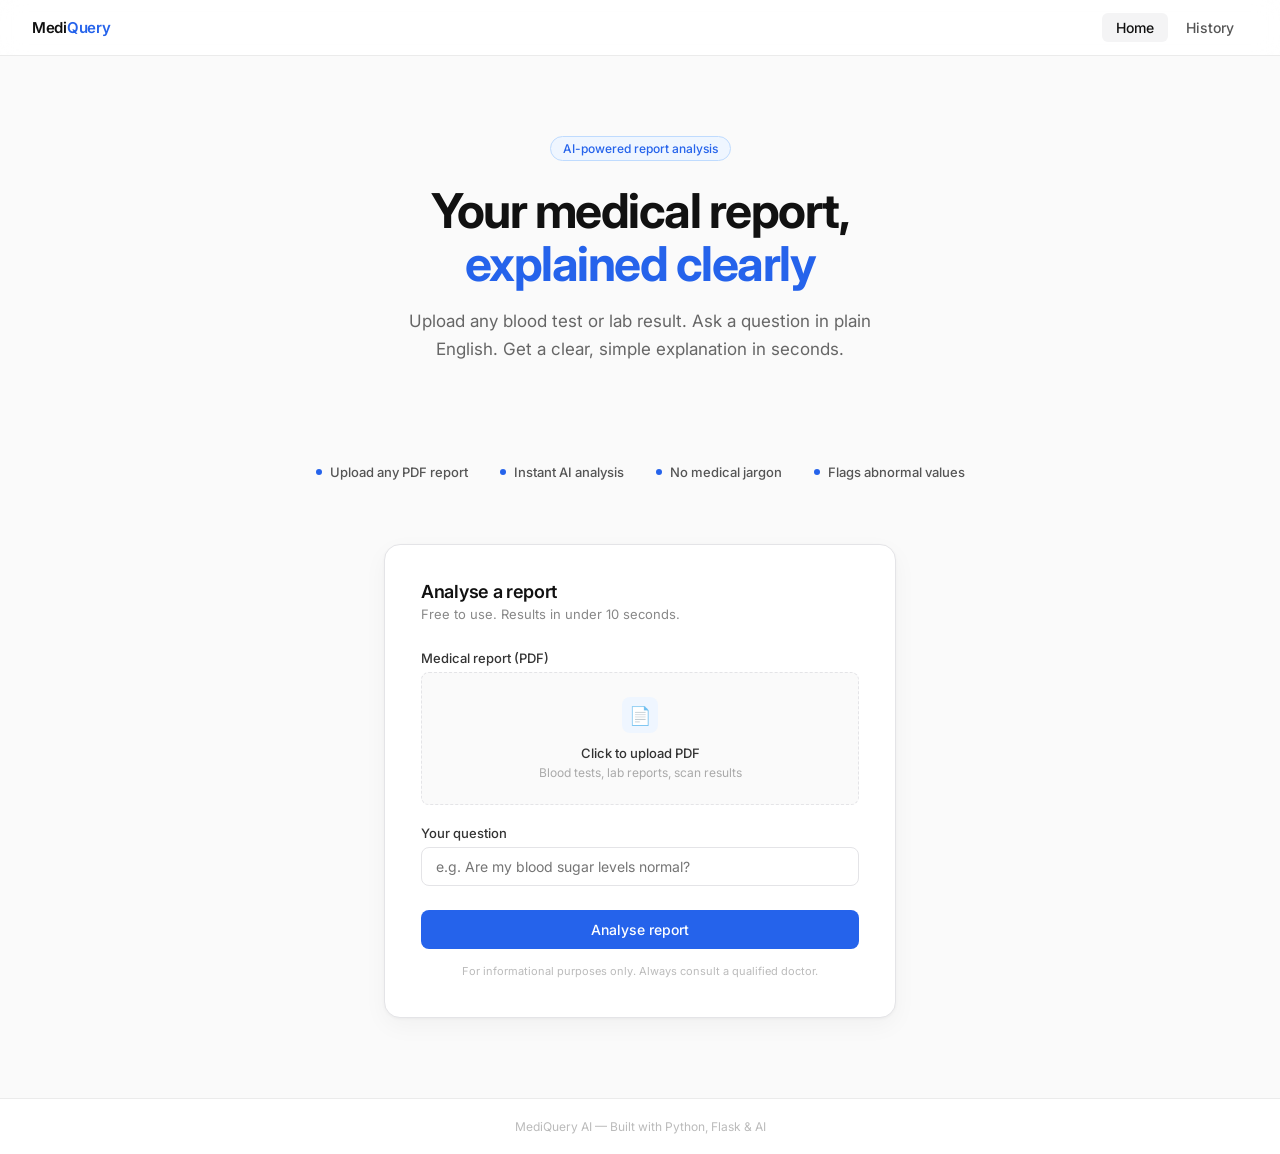
<file: templates/index.html>
<!DOCTYPE html>
<html lang="en">
<head>
    <meta charset="UTF-8">
    <meta name="viewport" content="width=device-width, initial-scale=1.0">
    <title>MediQuery AI</title>
    <link rel="stylesheet" href="/static/style.css">
</head>
<body>

    <nav class="nav">
        <a href="/" class="nav-brand">Medi<span>Query</span></a>
        <div class="nav-links">
            <a href="/" class="nav-link active">Home</a>
            <a href="/history" class="nav-link">History</a>
        </div>
    </nav>

    <section class="hero">
        <div class="hero-badge">AI-powered report analysis</div>
        <h1>Your medical report,<br><span>explained clearly</span></h1>
        <p class="hero-sub">Upload any blood test or lab result. Ask a question in plain English. Get a clear, simple explanation in seconds.</p>
    </section>

    <div class="features">
        <div class="feature"><span class="feature-dot"></span>Upload any PDF report</div>
        <div class="feature"><span class="feature-dot"></span>Instant AI analysis</div>
        <div class="feature"><span class="feature-dot"></span>No medical jargon</div>
        <div class="feature"><span class="feature-dot"></span>Flags abnormal values</div>
    </div>

    <div class="form-wrap">
        <div class="form-card">
            <h2>Analyse a report</h2>
            <p class="form-desc">Free to use. Results in under 10 seconds.</p>

            <form action="/result" method="POST" enctype="multipart/form-data" id="main-form">

                <div class="input-group">
                    <label>Medical report (PDF)</label>
                    <div class="file-upload">
                        <input type="file" name="report" accept=".pdf" id="file-input" required>
                        <div class="file-upload-inner">
                            <div class="upload-icon-wrap">📄</div>
                            <span class="upload-primary" id="upload-text">Click to upload PDF</span>
                            <span class="upload-secondary">Blood tests, lab reports, scan results</span>
                        </div>
                    </div>
                </div>

                <div class="input-group">
                    <label>Your question</label>
                    <input type="text" name="question" class="text-input"
                        placeholder="e.g. Are my blood sugar levels normal?"
                        required>
                </div>

                <button type="submit" class="submit-btn" id="submit-btn">
                    <span id="btn-text">Analyse report</span>
                    <span id="btn-loading" style="display:none">Analysing — please wait...</span>
                </button>

            </form>

            <p class="form-footer">For informational purposes only. Always consult a qualified doctor.</p>
        </div>
    </div>

    <footer class="footer">
        MediQuery AI — Built with Python, Flask & AI
    </footer>

    <script>
        document.getElementById('file-input').addEventListener('change', function() {
            const name = this.files[0] ? this.files[0].name : 'Click to upload PDF';
            document.getElementById('upload-text').textContent = this.files[0] ? '✓ ' + name : name;
        });

        document.getElementById('main-form').addEventListener('submit', function() {
            document.getElementById('btn-text').style.display = 'none';
            document.getElementById('btn-loading').style.display = 'inline';
            document.getElementById('submit-btn').disabled = true;
        });
    </script>

</body>
</html>
</file>
<file: static/style.css>
@import url('https://fonts.googleapis.com/css2?family=Inter:wght@300;400;500;600;700&display=swap');

* {
    margin: 0;
    padding: 0;
    box-sizing: border-box;
}

body {
    font-family: 'Inter', sans-serif;
    background: #fafafa;
    color: #111;
    min-height: 100vh;
    -webkit-font-smoothing: antialiased;
}

/* Navigation */
.nav {
    position: sticky;
    top: 0;
    z-index: 100;
    background: rgba(255,255,255,0.85);
    backdrop-filter: blur(12px);
    border-bottom: 1px solid #ebebeb;
    padding: 0 32px;
    height: 56px;
    display: flex;
    align-items: center;
    justify-content: space-between;
}

.nav-brand {
    font-size: 15px;
    font-weight: 600;
    color: #111;
    letter-spacing: -0.3px;
    text-decoration: none;
}

.nav-brand span {
    color: #2563eb;
}

.nav-links {
    display: flex;
    gap: 4px;
}

.nav-link {
    font-size: 14px;
    font-weight: 500;
    color: #555;
    text-decoration: none;
    padding: 6px 14px;
    border-radius: 6px;
    transition: all 0.15s;
}

.nav-link:hover {
    background: #f4f4f5;
    color: #111;
}

.nav-link.active {
    background: #f4f4f5;
    color: #111;
}

/* Hero */
.hero {
    max-width: 760px;
    margin: 0 auto;
    padding: 80px 24px 60px;
    text-align: center;
}

.hero-badge {
    display: inline-flex;
    align-items: center;
    gap: 6px;
    background: #eff6ff;
    color: #2563eb;
    font-size: 12px;
    font-weight: 500;
    padding: 4px 12px;
    border-radius: 20px;
    border: 1px solid #bfdbfe;
    margin-bottom: 24px;
}

.hero h1 {
    font-size: 48px;
    font-weight: 700;
    letter-spacing: -1.5px;
    line-height: 1.1;
    color: #111;
    margin-bottom: 16px;
}

.hero h1 span {
    color: #2563eb;
}

.hero-sub {
    font-size: 17px;
    color: #666;
    line-height: 1.7;
    max-width: 520px;
    margin: 0 auto 40px;
    font-weight: 400;
}

/* Features */
.features {
    display: flex;
    justify-content: center;
    gap: 32px;
    padding: 0 24px 64px;
    max-width: 760px;
    margin: 0 auto;
    flex-wrap: wrap;
}

.feature {
    display: flex;
    align-items: center;
    gap: 8px;
    font-size: 13px;
    color: #555;
    font-weight: 500;
}

.feature-dot {
    width: 6px;
    height: 6px;
    background: #2563eb;
    border-radius: 50%;
    flex-shrink: 0;
}

/* Form */
.form-wrap {
    max-width: 560px;
    margin: 0 auto;
    padding: 0 24px 80px;
}

.form-card {
    background: white;
    border: 1px solid #e4e4e7;
    border-radius: 16px;
    padding: 36px;
    box-shadow: 0 1px 3px rgba(0,0,0,0.04), 0 8px 24px rgba(0,0,0,0.04);
}

.form-card h2 {
    font-size: 18px;
    font-weight: 600;
    color: #111;
    margin-bottom: 4px;
    letter-spacing: -0.3px;
}

.form-desc {
    font-size: 13px;
    color: #888;
    margin-bottom: 28px;
}

.input-group {
    margin-bottom: 20px;
}

.input-group label {
    display: block;
    font-size: 13px;
    font-weight: 500;
    color: #333;
    margin-bottom: 6px;
}

.text-input {
    width: 100%;
    padding: 10px 14px;
    border: 1px solid #e4e4e7;
    border-radius: 8px;
    font-size: 14px;
    font-family: 'Inter', sans-serif;
    color: #111;
    outline: none;
    transition: border-color 0.15s, box-shadow 0.15s;
    background: white;
}

.text-input:focus {
    border-color: #2563eb;
    box-shadow: 0 0 0 3px rgba(37,99,235,0.08);
}

.file-upload {
    position: relative;
    border: 1.5px dashed #e4e4e7;
    border-radius: 8px;
    padding: 24px;
    text-align: center;
    cursor: pointer;
    transition: all 0.15s;
    background: #fafafa;
}

.file-upload:hover {
    border-color: #2563eb;
    background: #eff6ff;
}

.file-upload input[type="file"] {
    position: absolute;
    inset: 0;
    opacity: 0;
    cursor: pointer;
    width: 100%;
    height: 100%;
}

.file-upload-inner {
    pointer-events: none;
    display: flex;
    flex-direction: column;
    align-items: center;
    gap: 4px;
}

.upload-icon-wrap {
    width: 36px;
    height: 36px;
    background: #eff6ff;
    border-radius: 8px;
    display: flex;
    align-items: center;
    justify-content: center;
    margin-bottom: 8px;
    font-size: 18px;
}

.upload-primary {
    font-size: 13px;
    font-weight: 500;
    color: #333;
}

.upload-secondary {
    font-size: 12px;
    color: #aaa;
}

/* Button */
.submit-btn {
    width: 100%;
    padding: 11px;
    background: #2563eb;
    color: white;
    border: none;
    border-radius: 8px;
    font-size: 14px;
    font-weight: 500;
    font-family: 'Inter', sans-serif;
    cursor: pointer;
    transition: background 0.15s;
    margin-top: 4px;
}

.submit-btn:hover {
    background: #1d4ed8;
}

.submit-btn:disabled {
    background: #93c5fd;
    cursor: not-allowed;
}

.form-footer {
    font-size: 11px;
    color: #bbb;
    text-align: center;
    margin-top: 14px;
    line-height: 1.6;
}

/* Result page */
.result-wrap {
    max-width: 680px;
    margin: 0 auto;
    padding: 40px 24px 80px;
}

.result-header {
    margin-bottom: 28px;
}

.status-badge {
    display: inline-flex;
    align-items: center;
    gap: 6px;
    font-size: 12px;
    font-weight: 500;
    padding: 4px 12px;
    border-radius: 20px;
    margin-bottom: 16px;
}

.status-ok {
    background: #f0fdf4;
    color: #16a34a;
    border: 1px solid #bbf7d0;
}

.status-warn {
    background: #fff1f2;
    color: #dc2626;
    border: 1px solid #fecdd3;
}

.result-title {
    font-size: 22px;
    font-weight: 600;
    color: #111;
    letter-spacing: -0.5px;
    margin-bottom: 4px;
}

.result-sub {
    font-size: 13px;
    color: #888;
}

.flags-card {
    background: #fff1f2;
    border: 1px solid #fecdd3;
    border-radius: 10px;
    padding: 16px 20px;
    margin-bottom: 20px;
}

.flags-label {
    font-size: 12px;
    font-weight: 700;
    color: #dc2626;
    text-transform: uppercase;
    letter-spacing: 0.8px;
    margin-bottom: 12px;
    display: flex;
    align-items: center;
    gap: 6px;
}

.flags-label::before {
    content: '';
    display: inline-block;
    width: 8px;
    height: 8px;
    background: #dc2626;
    border-radius: 50%;
}

.flags-list {
    list-style: none;
    display: flex;
    flex-direction: column;
    gap: 8px;
}

.flags-list li {
    font-size: 13px;
    font-weight: 500;
    color: #991b1b;
    display: flex;
    align-items: center;
    gap: 10px;
    background: white;
    padding: 8px 12px;
    border-radius: 6px;
    border: 1px solid #fecdd3;
}

.flags-list li::before {
    content: '';
    width: 8px;
    height: 8px;
    background: #dc2626;
    border-radius: 50%;
    flex-shrink: 0;
}

.result-block {
    background: white;
    border: 1px solid #e4e4e7;
    border-radius: 12px;
    padding: 20px 24px;
    margin-bottom: 16px;
}

.block-label {
    font-size: 11px;
    font-weight: 600;
    color: #aaa;
    text-transform: uppercase;
    letter-spacing: 0.8px;
    margin-bottom: 10px;
}

.block-content {
    font-size: 15px;
    color: #222;
    line-height: 1.75;
}

.block-content.answer {
    font-size: 14px;
    color: #444;
    white-space: pre-wrap;
}

.disclaimer-card {
    background: #f8fafc;
    border: 1px solid #e4e4e7;
    border-radius: 10px;
    padding: 14px 18px;
    font-size: 12px;
    color: #888;
    line-height: 1.7;
    margin-bottom: 20px;
}

.back-btn {
    display: inline-flex;
    align-items: center;
    gap: 6px;
    font-size: 13px;
    font-weight: 500;
    color: #2563eb;
    text-decoration: none;
    padding: 8px 16px;
    border: 1px solid #bfdbfe;
    border-radius: 8px;
    background: #eff6ff;
    transition: all 0.15s;
}

.back-btn:hover {
    background: #dbeafe;
}

/* History page */
.history-wrap {
    max-width: 680px;
    margin: 0 auto;
    padding: 40px 24px 80px;
}

.page-header {
    display: flex;
    justify-content: space-between;
    align-items: center;
    margin-bottom: 28px;
}

.page-title {
    font-size: 22px;
    font-weight: 600;
    color: #111;
    letter-spacing: -0.5px;
}

.new-btn {
    display: inline-flex;
    align-items: center;
    font-size: 13px;
    font-weight: 500;
    color: white;
    text-decoration: none;
    padding: 8px 16px;
    border-radius: 8px;
    background: #2563eb;
    transition: background 0.15s;
}

.new-btn:hover {
    background: #1d4ed8;
}

.history-card {
    background: white;
    border: 1px solid #e4e4e7;
    border-radius: 12px;
    padding: 20px 24px;
    margin-bottom: 12px;
    transition: box-shadow 0.15s;
}

.history-card:hover {
    box-shadow: 0 4px 16px rgba(0,0,0,0.06);
}

.history-top {
    display: flex;
    justify-content: space-between;
    align-items: center;
    margin-bottom: 10px;
}

.history-num {
    font-size: 11px;
    font-weight: 600;
    color: #2563eb;
    background: #eff6ff;
    padding: 2px 8px;
    border-radius: 4px;
}

.history-time {
    font-size: 11px;
    color: #bbb;
}

.history-question {
    font-size: 14px;
    font-weight: 500;
    color: #111;
    margin-bottom: 8px;
    padding-bottom: 10px;
    border-bottom: 1px solid #f4f4f5;
}

.history-answer {
    font-size: 13px;
    color: #777;
    line-height: 1.65;
    max-height: 80px;
    overflow: hidden;
    position: relative;
}

.history-answer::after {
    content: '';
    position: absolute;
    bottom: 0;
    left: 0;
    right: 0;
    height: 32px;
    background: linear-gradient(transparent, white);
}

.empty-state {
    text-align: center;
    padding: 80px 24px;
    color: #bbb;
}

.empty-state p {
    font-size: 14px;
    margin-bottom: 20px;
}

/* Error page */
.error-wrap {
    max-width: 480px;
    margin: 80px auto;
    padding: 0 24px;
    text-align: center;
}

.error-icon {
    font-size: 40px;
    margin-bottom: 20px;
}

.error-title {
    font-size: 20px;
    font-weight: 600;
    color: #111;
    margin-bottom: 10px;
}

.error-msg {
    font-size: 14px;
    color: #777;
    line-height: 1.7;
    margin-bottom: 28px;
}

/* Footer */
.footer {
    border-top: 1px solid #ebebeb;
    padding: 20px 32px;
    text-align: center;
    font-size: 12px;
    color: #bbb;
    background: white;
}

/* Mobile */
@media (max-width: 520px) {
    .hero h1 { font-size: 32px; }
    .form-card { padding: 24px 20px; }
    .nav { padding: 0 16px; }
    .features { gap: 16px; }
}
</file>
